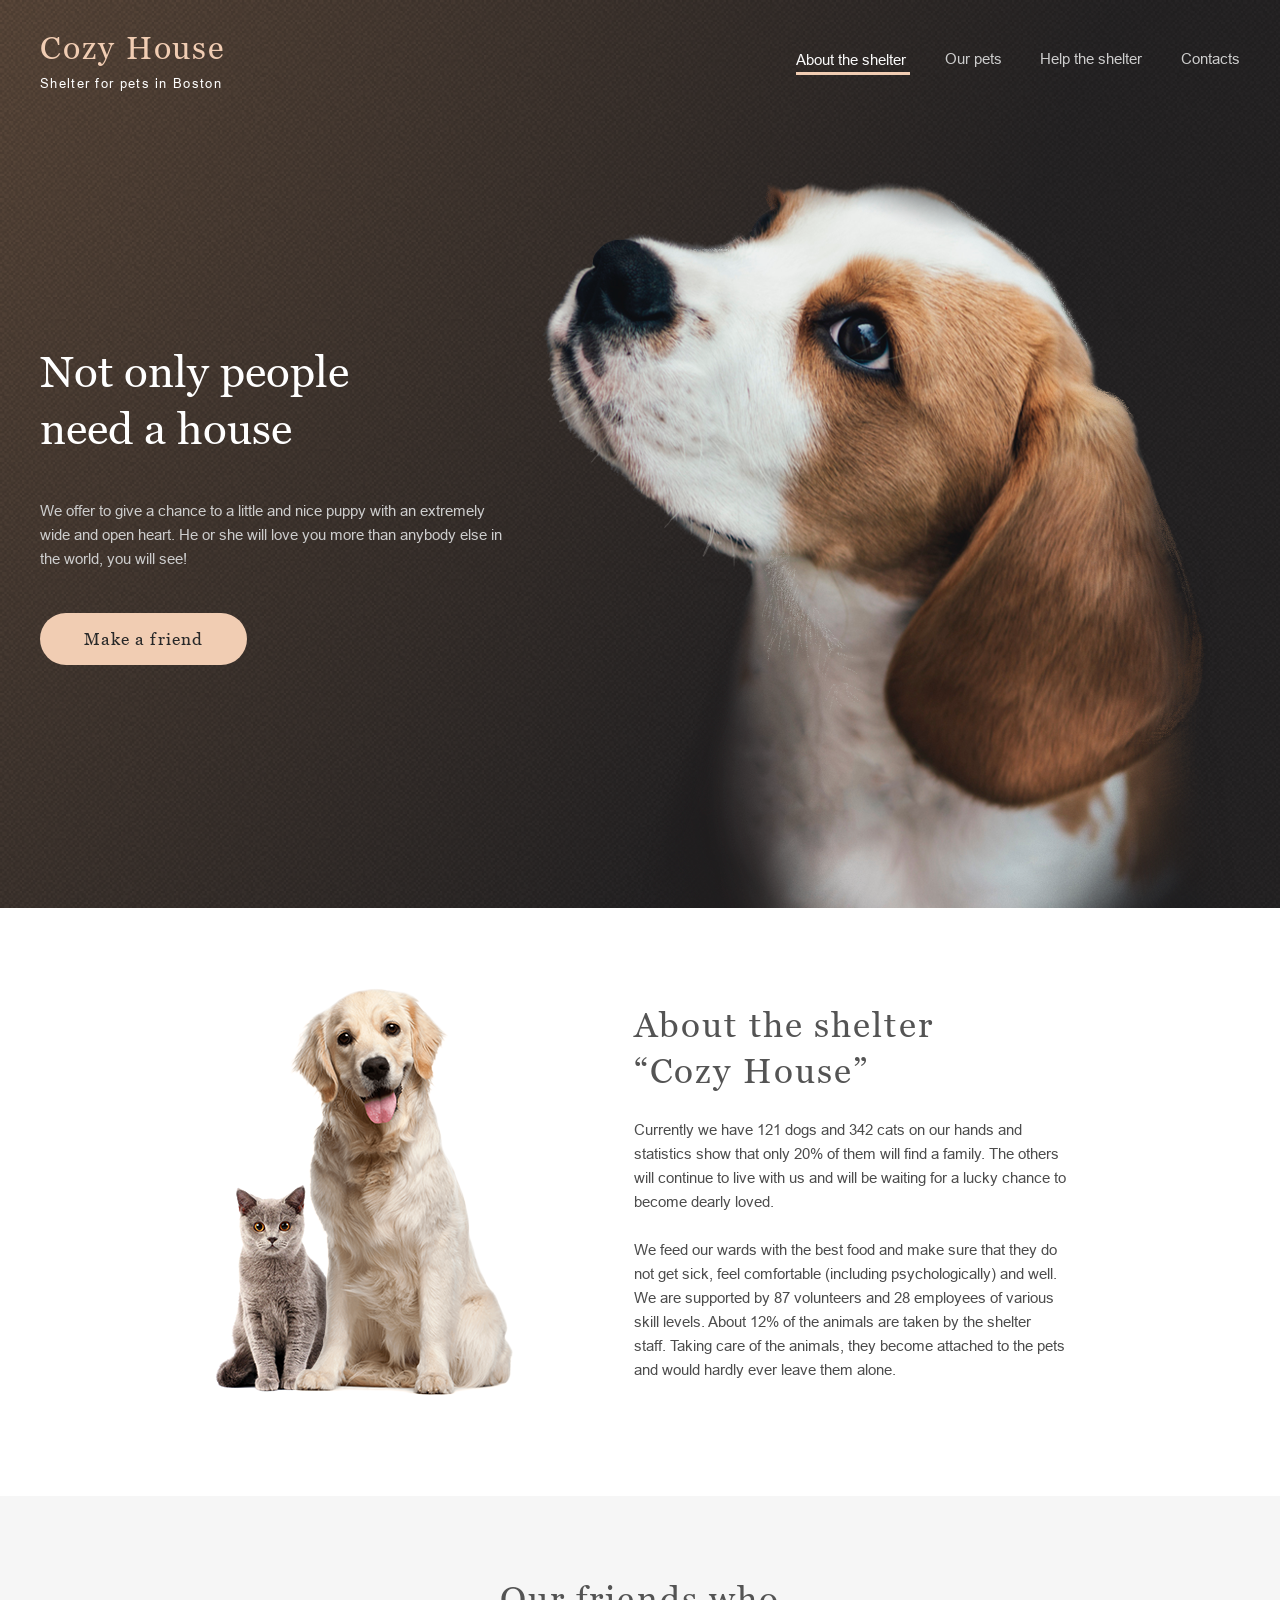
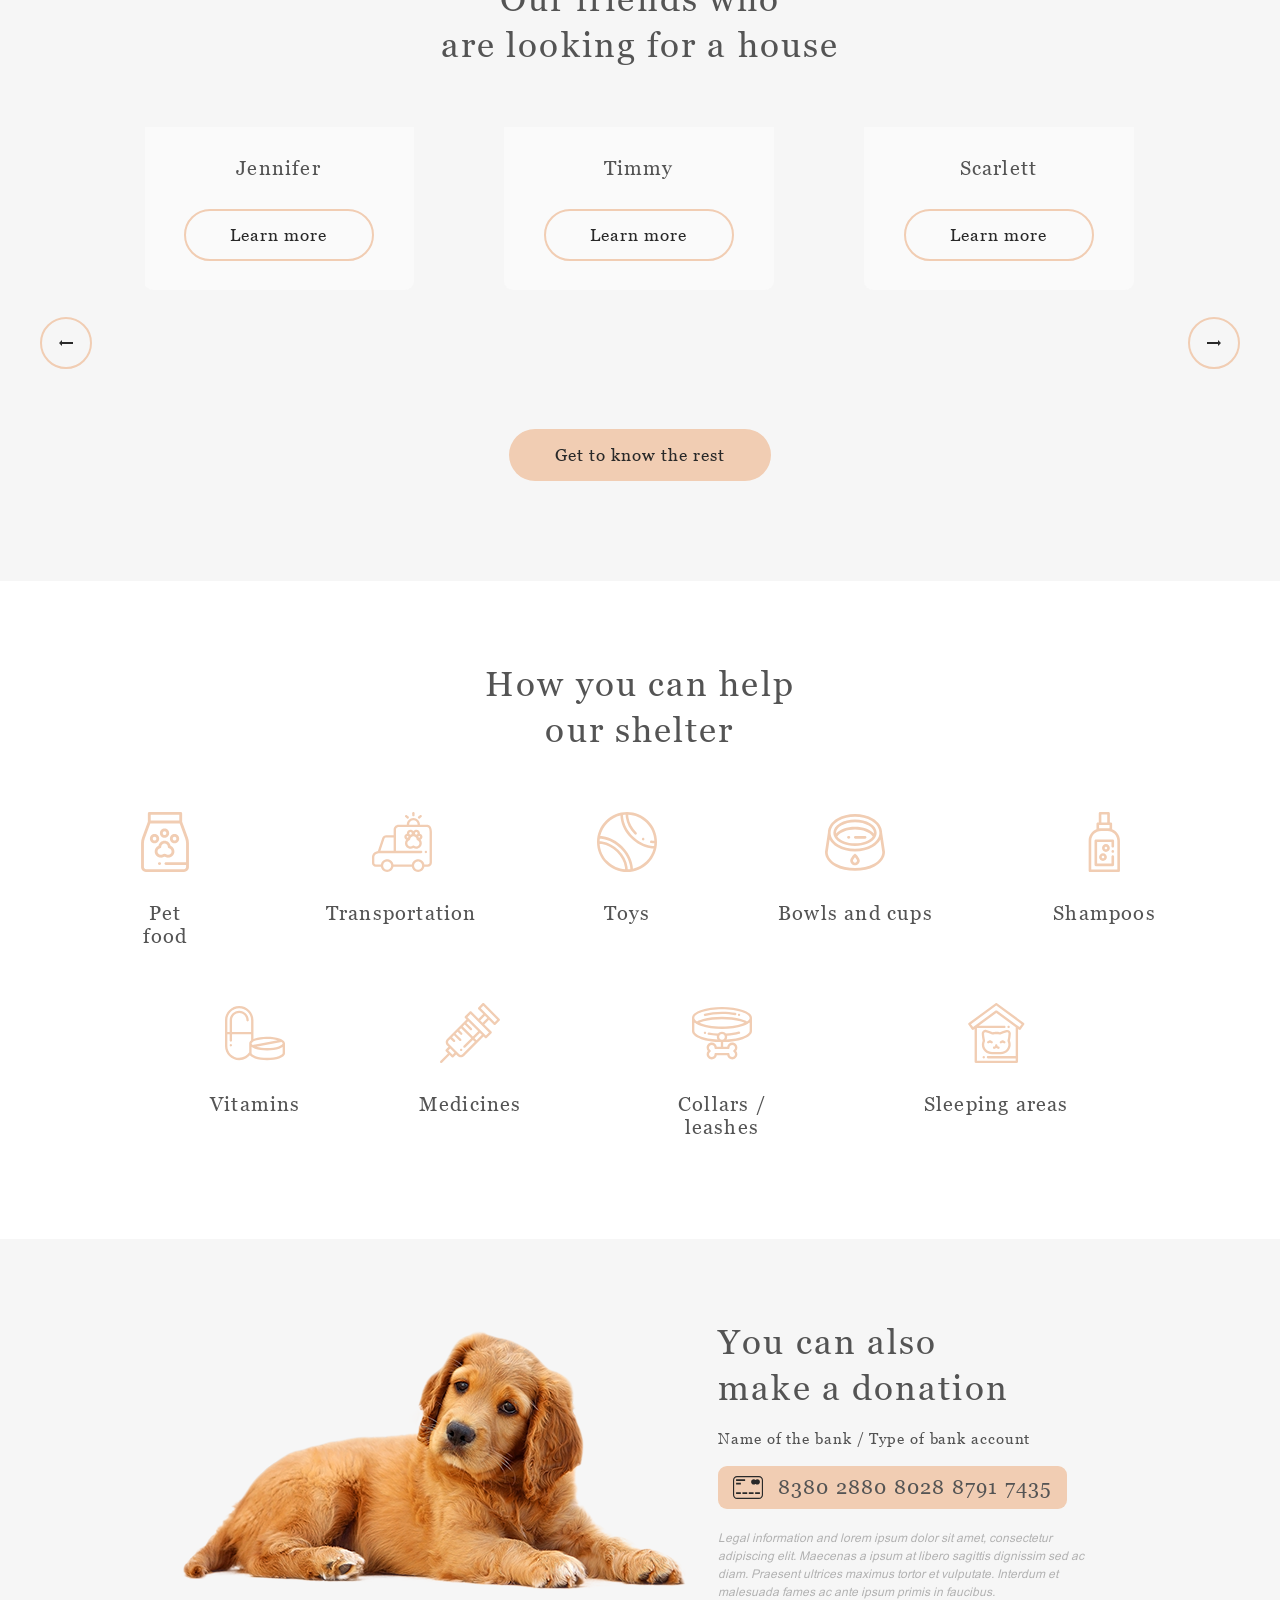
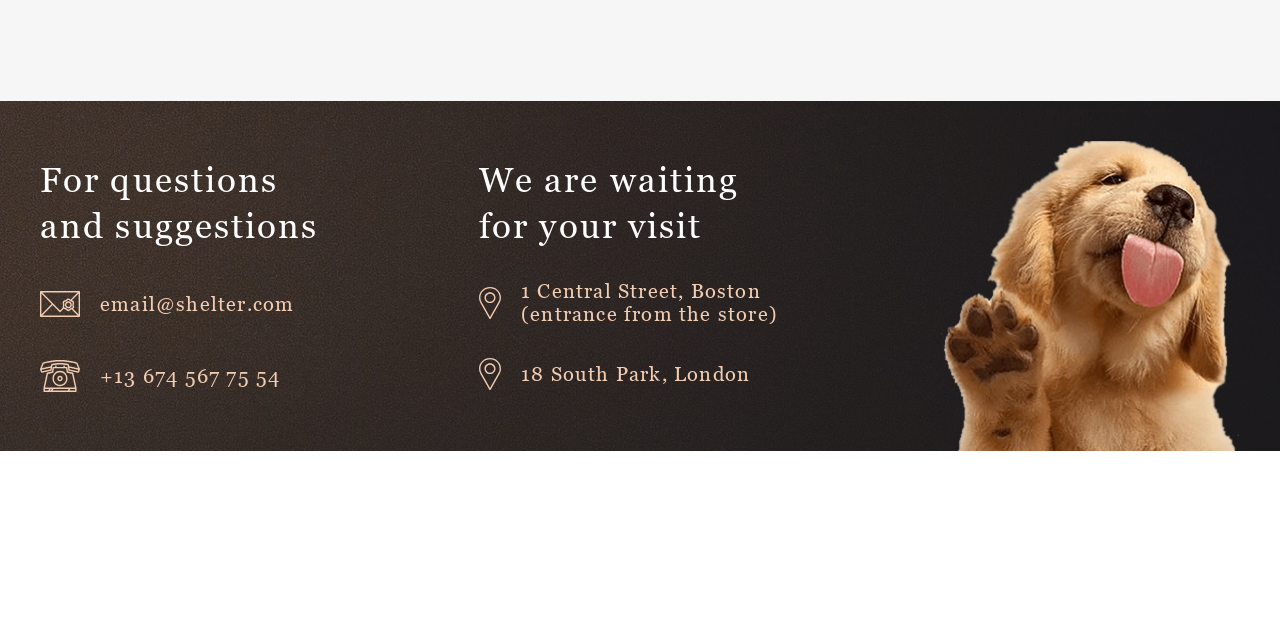
<file: shelter/pages/main/index.html>
<!DOCTYPE html>
<html lang="en">

<head>
  <meta charset="UTF-8">
  <meta http-equiv="X-UA-Compatible" content="IE=edge">
  <meta name="viewport" content="width=device-width, initial-scale=1.0">
  <link rel="icon" href="../../assets/icons/icon.svg" type="image/png" sizes="48x48">
  <title>Document</title>
  <link rel="stylesheet" href="../reset.css">
  <link rel="stylesheet" href="style.css">
</head>

<body>
  <div class="background-wrap">
    <header class="header">
      <div class="wrapper">
        <div class="menu header__menu-padding">
          <div class="logo" onclick="location.href='#';">
            <h1 class="logo__title">Cozy House</h1>
            <p class="logo__discribe">Shelter for pets in Boston</p>
          </div>
          <div class="hamburger">
            <span class="hamburger__line"></span>
          </div>
          <div class="hamburger-wrap"></div>
          <nav class="navigation">
            <ul class="navigation__list">
              <li onclick="location.href='../main/index.html';" class="navigation__list-item list-item_active">
                About the shelter
              </li>

              <li onclick="location.href='../pets/index.html';" class="navigation__list-item list-item_hover">
                Our pets
              </li>

              <li onclick="location.href='../main/index.html#part3';" class="navigation__list-item list-item_hover">
                Help the shelter
              </li>

              <li class="navigation__list-item list-item_hover">
                <a href="#part4" class="navigation__list-item list-item_hover-link">Contacts</a>
              </li>
            </ul>
          </nav>
        </div>
      </div>
    </header>
    <section class="not-only">
      <div class="wrapper">
        <div class="items not-only__items-padding">
          <div class="main-discribe items__main-discribe-padding">
            <h2 class="section-titles">Not only people need a house</h2>
            <p class="main-discribe__text">
              We offer to give a chance to a little and nice puppy with an
              extremely wide and open heart. He or she will love you more than
              anybody else in the world, you will see!
            </p>
            <a href="#part2" class="main-button main-discribe__btn-padding">
              Make a friend
            </a>
          </div>
          <div class="image-puppi">
            <img class="image-puppi__img-puppi items__img-padding" src="../../assets/images/start-screen-puppy.png"
              alt="puppi">
          </div>
        </div>
      </div>
    </section>
  </div>
  <section class="about-section">
    <div class="wrapper">
      <div class="about about-section__about-padding">
        <div class="img-puppi-cat-container">
          <img class="img-puppi-cat about__img-padding" src="../../assets/images/about-pets.png" alt="animals">
        </div>
        <div class="discribe-about about__discribe-about-padding">
          <h2 class="section-titles section-titles_space-letters">
            About the shelter “Cozy House”
          </h2>
          <p class="discribe-about__text-discribe">
            Currently we have 121 dogs and 342 cats on our hands and
            statistics show that only 20% of them will find a family. The
            others will continue to live with us and will be waiting for a
            lucky chance to become dearly loved.
          </p>
          <p class="discribe-about__text-discribe">
            We feed our wards with the best food and make sure that they do
            not get sick, feel comfortable (including psychologically) and
            well. We are supported by 87 volunteers and 28 employees of
            various skill levels. About 12% of the animals are taken by the
            shelter staff. Taking care of the animals, they become attached to
            the pets and would hardly ever leave them alone.
          </p>
        </div>
      </div>
    </div>
  </section>
  <section class="our-friends-section">
    <div class="wrapper">
      <div class="friends our-friends-section__friends-padding">
        <h2 id="part2" class="section-titles section-titles_space-letters section-titles_our-friends">
          Our friends who<br>
          are looking for a house
        </h2>
        <div class="friends-items friends__friends-items-padding">
          <div class="btn-aside btn-aside__left friends__btn-aside-padding left-btn">
            <img src="../../assets/icons/Arrow-left.svg" alt="arrow">
          </div>
          <div class="cards-items">
            <div class="cards-items__container carousel">
              <!--HIDDEN CARDS FOR SLIDER -- START -- -->
              <div class="cards-items__cards-set left">

              </div>
              <!--HIDDEN CARDS FOR SLIDER -- END -- -->
              <!--VISIBLE CARDS FOR SLIDER -- START -- -->
              <div class="cards-items__cards-set center">

              </div>
              <!--VISIBLE CARDS FOR SLIDER -- END -- -->
              <!--HIDDEN CARDS FOR SLIDER -- START -- -->
              <div class="cards-items__cards-set right">

              </div>
              <!--HIDDEN CARDS FOR SLIDER -- END -- -->
            </div>
          </div>
          <div class="btn-aside btn-aside__right friends__btn-aside-padding right-btn">
            <img src="../../assets/icons/Arrow-right.svg" alt="arrow">
          </div>
        </div>
        <button class="main-button main-button_get-rest" onclick="location.href='../pets/index.html';">
          Get to know the rest
        </button>
      </div>
    </div>
  </section>
  <section class="help-section">
    <div class="wrapper">
      <div class="help">
        <h2 id="part3" class="section-titles section-titles_space-letters section-titles_help">
          How you can help our shelter
        </h2>
        <div class="help-items help__help-items-padding">
          <div class="help-items__icons help-items__icons_food momo">
            <img src="../../assets/icons/icon-pet-food.svg" class="help-items__icon" alt="pet-food">
            <p class="help-items__discribe">Pet food</p>
          </div>
          <div class="help-items__icons help-items__icons_transport momo">
            <img src="../../assets/icons/icon-transportation.svg" class="help-items__icon" alt="transportation">
            <p class="help-items__discribe">Transportation</p>
          </div>
          <div class="help-items__icons help-items__icons_toys momo">
            <img src="../../assets/icons/icon-toys.svg" class="help-items__icon" alt="toys">
            <p class="help-items__discribe">Toys</p>
          </div>
          <div class="help-items__icons help-items__icons_bowls momo">
            <img src="../../assets/icons/icon-bowls-and-cups.svg" class="help-items__icon" alt="bowls-and-cups">
            <p class="help-items__discribe">Bowls and cups</p>
          </div>
          <div class="help-items__icons help-items__icons_shampoos momo">
            <img src="../../assets/icons/icon-shampoos.svg" class="help-items__icon" alt="shampoos">
            <p class="help-items__discribe">Shampoos</p>
          </div>
          <div class="help-items__icons help-items__icons_vitamins momo">
            <img src="../../assets/icons/icon-vitamins.svg" class="help-items__icon" alt="vitamins">
            <p class="help-items__discribe">Vitamins</p>
          </div>
          <div class="help-items__icons help-items__icons_medicines momo">
            <img src="../../assets/icons/icon-medicines.svg" class="help-items__icon" alt="medicines">
            <p class="help-items__discribe">Medicines</p>
          </div>
          <div class="help-items__icons help-items__icons_collars momo">
            <img src="../../assets/icons/icon-collars-leashes.svg" class="help-items__icon" alt="collars-leashes">
            <p class="help-items__discribe">Collars / leashes</p>
          </div>
          <div class="help-items__icons help-items__icons_sleeping momo">
            <img src="../../assets/icons/icon-sleeping-area.svg" class="help-items__icon" alt="sleeping-area">
            <p class="help-items__discribe">Sleeping areas</p>
          </div>
        </div>
      </div>
    </div>
  </section>
  <section class="in-addition-section">
    <div class="wrapper">
      <div class="donation in-addition-section__donation-padding">
        <div class="donation-img">
          <img class="img-dog-donation" src="../../assets/images/donation-dog.png" alt="dog">
        </div>
        <div class="donation-info donation__donation-info-padding">
          <h2 class="section-titles section-titles_space-letters">
            You can also make a donation
          </h2>
          <p class="donation-info__bank">
            Name of the bank / Type of bank account
          </p>
          <div class="donation-info__field-credit-card">
            <img src="../../assets/icons/credit-card.svg" alt="credit-card">
            <a href="#" class="donation-info__card-number">
              8380 2880 8028 8791 7435
            </a>
          </div>
          <p class="donation-info__discribe">
            Legal information and lorem ipsum dolor sit amet, consectetur
            adipiscing elit. Maecenas a ipsum at libero sagittis dignissim sed
            ac diam. Praesent ultrices maximus tortor et vulputate. Interdum
            et malesuada fames ac ante ipsum primis in faucibus.
          </p>
        </div>
      </div>
    </div>
  </section>
  <footer class="footer">
    <div class="wrapper">
      <div class="footer-items">
        <div class="wrap-footer-items">
          <div class="footer-items__column footer-items__padding footer-items__column_col-1">
            <h2 id="part4" class="section-titles section-titles_space-letters section-titles_footer-txt-color">
              For questions and suggestions
            </h2>
            <div class="items-links">
              <a href="mailto:email@shelter.com" class="link">
                <img src="../../assets/icons/icon-email.svg" alt="email" width="40" height="32">
                <p class="item-links_text">email@shelter.com</p>
              </a>
            </div>
            <div class="item-links">
              <a href="tel:+136745677554" class="link">
                <img src="../../assets/icons/icon-phone.svg" alt="phone" width="40" height="32">
                <p class="item-links_text">+13 674 567 75 54</p>
              </a>
            </div>
          </div>
          <div class="footer-items__column footer-items__padding footer-items__column_col-2">
            <h2 class="section-titles section-titles_space-letters section-titles_footer-txt-color">
              We are waiting for your visit
            </h2>
            <div class="items-links">
              <a href="http://www.google.com/maps/place/49.46800006494457,17.11514008755796" target="_blank"
                class="link">
                <img src=" ../../assets/icons/icon-marker.svg" alt="market" width="22" height="32">
                <p class="item-links_text">
                  1 Central Street, Boston (entrance from the store)
                </p>
              </a>
            </div>
            <div class="items-links">
              <a href="http://www.google.com/maps/place/51.47805914358004,-0.1081335006367143" target="_blank"
                class="link">
                <img src=" ../../assets/icons/icon-marker.svg" alt="market" width="22" height="32">
                <p class="item-links_text">18 South Park, London</p>
              </a>
            </div>
          </div>
        </div>
        <div class="footer-img-container">
          <img class="img-footer-puppi" src="../../assets/images/footer-puppy.png" alt="puppi">
        </div>
      </div>
    </div>
  </footer>
  <div class="hidden"></div>
  <div class="popup-wrap"></div>
  <div class="popup">
    <div class=" popup__wrap">
      <div class="popup__container">
        <button href="" class="popup__close">x</button>
        <div class="popup__content" onclick="event.stopPropagation()">
          <div class="popup__img">
            <img src="../../assets/images/jennifer.png" alt="jennifer" class="popup__img-pet">
          </div>
          <div class="popup__info-container popup__info-container-padding">
            <h2 class="popup__title">Jennifer</h2>
            <p class="popup__pet-discribe popup__pet">Dog - Labrador</p>
            <p class="popup__discribe popup__about-pet">Jennifer is a sweet 2 months old
              Labrador that is
              patiently waiting to find a
              new forever home. This girl really enjoys being able to go outside to run and play, but won't hesitate to
              play up a storm in the house if she has all of her favorite toys.</p>
            <ul class="popup__list">
              <li class="popup__pet-info"><span class="popup__bold-txt popup__pet-age">Age</span>: 2 months</li>
              <li class="popup__pet-info"><span class="popup__bold-txt">Inoculations</span>: none</li>
              <li class="popup__pet-info"><span class="popup__bold-txt">Diseases</span>: none</li>
              <li class="popup__pet-info"><span class="popup__bold-txt">Parasites</span>: none</li>
            </ul>
          </div>
        </div>
      </div>
    </div>
  </div>
  <script src="index.js"></script>
</body>

</html>
</file>
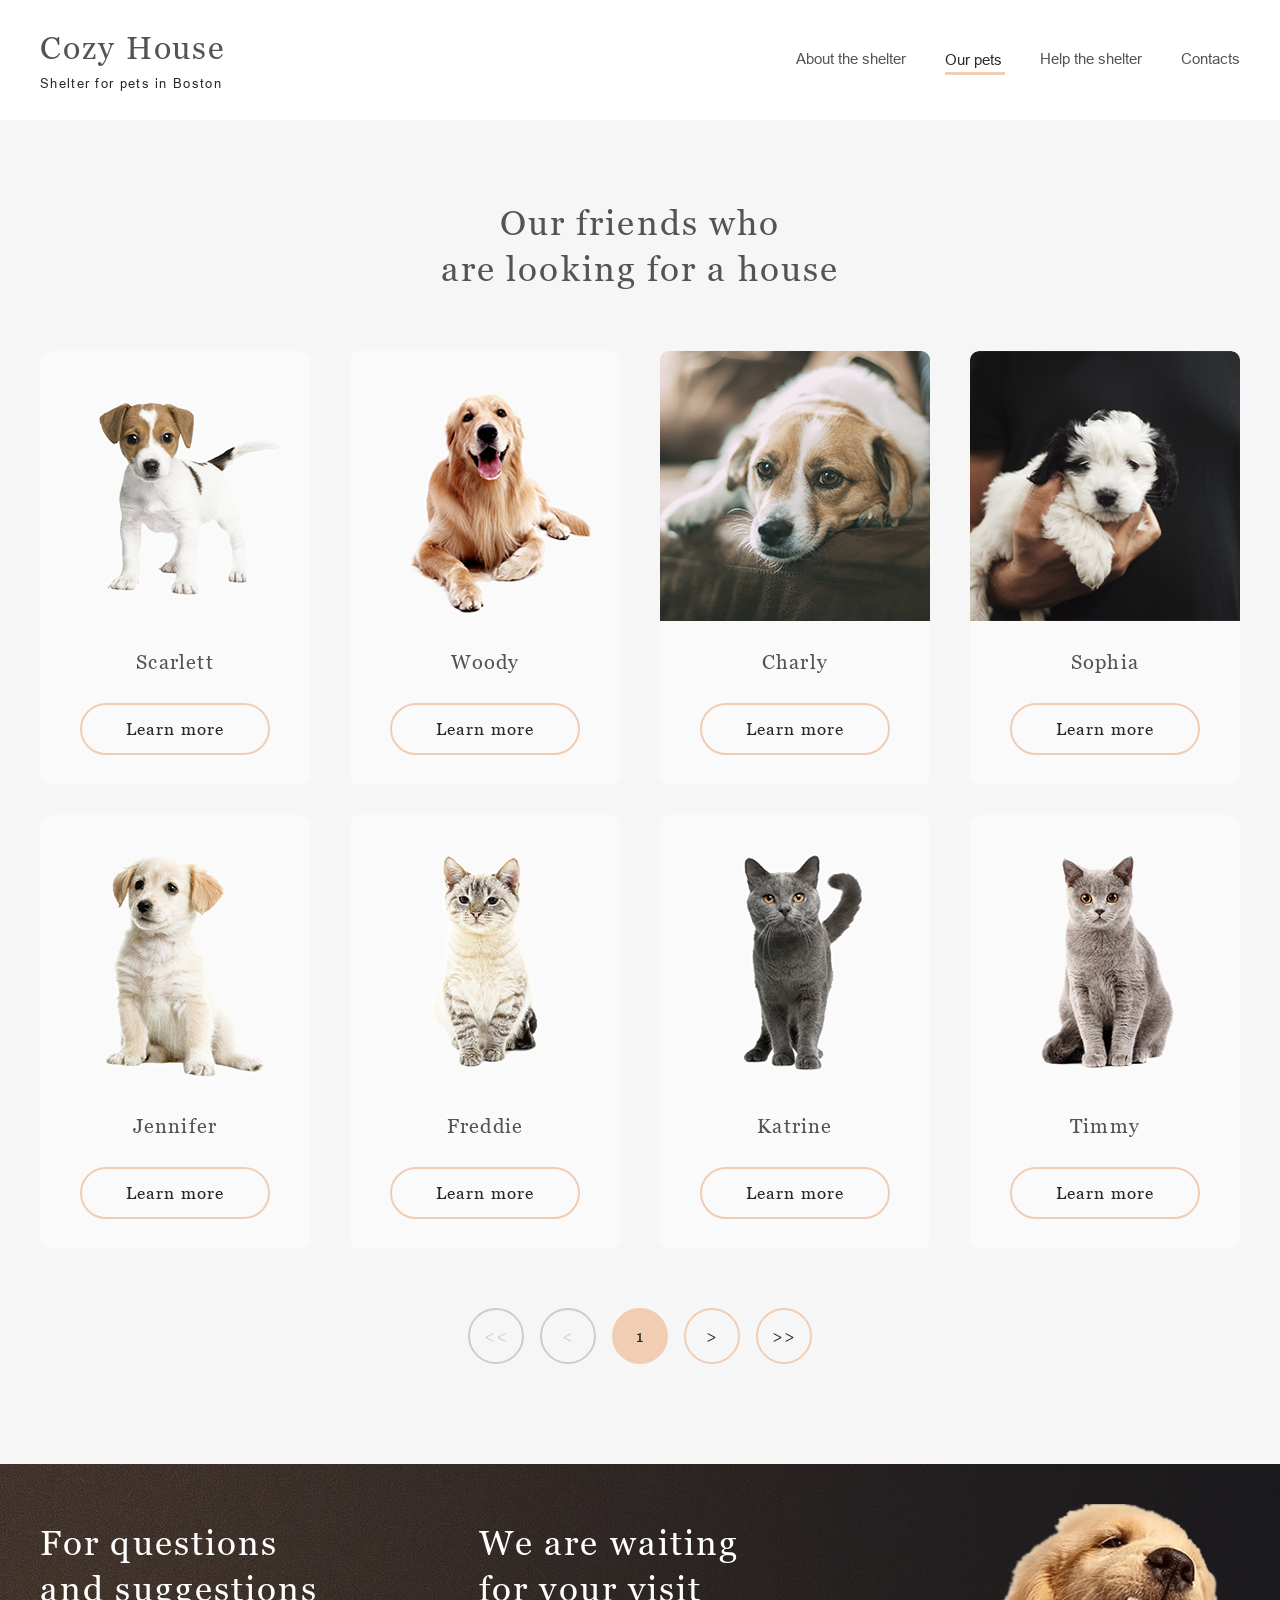
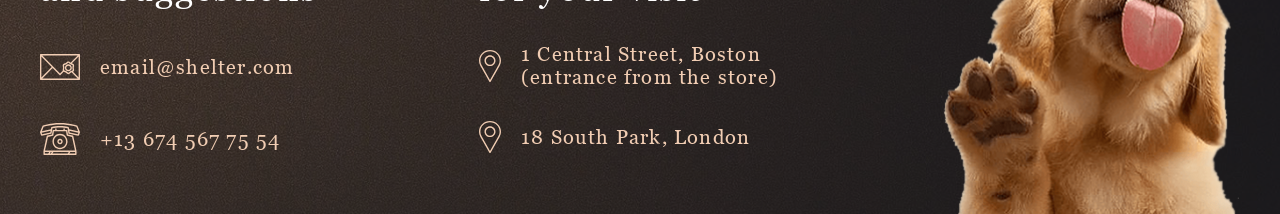
<file: shelter/pages/pets/index.html>
<!DOCTYPE html>
<html lang="en">

<head>
    <meta charset="UTF-8">
    <meta http-equiv="X-UA-Compatible" content="IE=edge">
    <meta name="viewport" content="width=device-width, initial-scale=1.0">
    <link rel="icon" href="../../assets/icons/icon.svg" type="image/png" sizes="48x48">
    <title>Document</title>
    <link rel="stylesheet" href="../reset.css">
    <link rel="stylesheet" href="style.css">
</head>

<body>
    <header class="header">
        <div class="wrapper">
            <div class="menu header__menu-padding">
                <div class="logo" onclick="location.href='../main/index.html';">
                    <h1 class="logo__title">Cozy House</h1>
                    <p class="logo__discribe">Shelter for pets in Boston</p>
                </div>
                <div class="hamburger">
                    <span class="hamburger__line"></span>
                </div>
                <div class="hamburger-wrap"></div>
                <nav class="navigation">
                    <ul class="navigation__list">
                        <li onclick="location.href='../main/index.html';" class="navigation__list-item list-item_hover">
                            About the shelter
                        </li>
                        <li onclick="location.href='../pets/index.html';"
                            class="navigation__list-item list-item_active">
                            Our pets
                        </li>
                        <li onclick="location.href='../main/index.html#part3';"
                            class="navigation__list-item list-item_hover">
                            Help the shelter
                        </li>
                        <li class="navigation__list-item list-item_hover">
                            <a href="#part4" class="navigation__list-item list-item_hover-link">Contacts</a>
                        </li>
                    </ul>
                </nav>
            </div>
        </div>
    </header>
    <section class="our-friends-section">
        <div class="wrapper">
            <div class="friends our-friends-section__friends-padding">
                <h2 id="part2" class="section-titles section-titles_space-letters section-titles_our-friends">
                    Our friends who<br>
                    are looking for a house
                </h2>
                <div class="cards-items friends__cards-items-padding">

                </div>
                <div class="pagination">
                    <div class="main-button main-button_get-rest main-button_disabled-left" id="first-page">
                        &lt;&lt;
                    </div>
                    <div class="main-button main-button_get-rest main-button_disabled-left" id="prev-page">
                        &lt;
                    </div>
                    <div class="main-button main-button_get-rest main-button_disabled"
                        onclick="location.href='../pets/index.html';" id="button-counter">
                        1
                    </div>
                    <div class="main-button main-button_get-rest" id="next-page">
                        &gt;
                    </div>
                    <div class=" main-button main-button_get-rest" id="last-page">
                        &gt;&gt;
                    </div>
                </div>
            </div>
        </div>
    </section>
    <footer class="footer">
        <div class="wrapper">
            <div class="footer-items">
                <div class="wrap-footer-items">
                    <div class="footer-items__column footer-items__padding footer-items__column_col-1">
                        <h2 id="part4"
                            class="section-titles section-titles_space-letters section-titles_footer-txt-color">
                            For questions and suggestions
                        </h2>
                        <div class="items-links">
                            <a href="mailto:email@shelter.com" class="link">
                                <img src="../../assets/icons/icon-email.svg" alt="email" width="40" height="32">
                                <p class="item-links_text">email@shelter.com</p>
                            </a>
                        </div>
                        <div class="item-links">
                            <a href="tel:+136745677554" class="link">
                                <img src="../../assets/icons/icon-phone.svg" alt="phone" width="40" height="32">
                                <p class="item-links_text">+13 674 567 75 54</p>
                            </a>
                        </div>
                    </div>
                    <div class="footer-items__column footer-items__padding footer-items__column_col-2">
                        <h2 class="section-titles section-titles_space-letters section-titles_footer-txt-color">
                            We are waiting for your visit
                        </h2>
                        <div class="items-links">
                            <a href="http://www.google.com/maps/place/49.46800006494457,17.11514008755796"
                                target="_blank" class="link">
                                <img src=" ../../assets/icons/icon-marker.svg" alt="market" width="22" height="32">
                                <p class="item-links_text">
                                    1 Central Street, Boston (entrance from the store)
                                </p>
                            </a>
                        </div>
                        <div class="items-links">
                            <a href="http://www.google.com/maps/place/51.47805914358004,-0.1081335006367143"
                                target="_blank" class="link">
                                <img src=" ../../assets/icons/icon-marker.svg" alt="market" width="22" height="32">
                                <p class="item-links_text">18 South Park, London</p>
                            </a>
                        </div>
                    </div>
                </div>
                <div class="footer-img-container">
                    <img class="img-footer-puppi" src="../../assets/images/footer-puppy.png" alt="puppi">
                </div>
            </div>
        </div>
    </footer>
    <div class="hidden"></div>
    <div class="popup-wrap"></div>
    <div class="popup">
        <div class=" popup__wrap">
            <div class="popup__container">
                <button href="" class="popup__close">x</button>
                <div class="popup__content" onclick="event.stopPropagation()">
                    <div class="popup__img">
                        <img src="../../assets/images/jennifer.png" alt="jennifer" class="popup__img-pet">
                    </div>
                    <div class="popup__info-container popup__info-container-padding">
                        <h2 class="popup__title">Jennifer</h2>
                        <p class="popup__pet-discribe popup__pet">Dog - Labrador</p>
                        <p class="popup__discribe popup__about-pet">Jennifer is a sweet 2 months old
                            Labrador that is
                            patiently waiting to find a
                            new forever home. This girl really enjoys being able to go outside to run and play, but
                            won't hesitate to
                            play up a storm in the house if she has all of her favorite toys.</p>
                        <ul class="popup__list">
                            <li class="popup__pet-info"><span class="popup__bold-txt popup__pet-age">Age</span>: 2
                                months</li>
                            <li class="popup__pet-info"><span class="popup__bold-txt">Inoculations</span>: none</li>
                            <li class="popup__pet-info"><span class="popup__bold-txt">Diseases</span>: none</li>
                            <li class="popup__pet-info"><span class="popup__bold-txt">Parasites</span>: none</li>
                        </ul>
                    </div>
                </div>
            </div>
        </div>
    </div>
    <script src="index.js"></script>
</body>

</html>
</file>
<file: shelter/pages/main/style.css>
@font-face {
  font-family: "Arial";
  src: url("../../assets/fonts/fonts/fonts/arial/arial-regular.ttf");
  font-weight: 400;
}
@font-face {
  font-family: "Arial-Italic";
  src: url("../../assets/fonts/fonts/fonts/arial/arial-italic.ttf");
  font-weight: 400;
}
@font-face {
  font-family: "Georgia";
  src: url("../../assets/fonts/fonts/fonts/georgia/georgia-regular.ttf");
  font-weight: 400;
}
::-webkit-scrollbar {
  width: 0;
}

html {
  font-size: 10px;
  scroll-behavior: smooth;
  overflow: scroll;
  overflow-x: hidden;
}

.body__active {
  overflow: hidden;
}

body {
  overflow: scroll;
  overflow-x: hidden;
  font-size: 1.6rem;
  font-family: "Inter", sans-serif;
  width: 100%;
}

.header {
  padding-top: 3rem;
}
@media (max-width: 992px) {
  .header {
    padding-top: calc(3rem + 3 * (100vw - 320px) / 960);
  }
}

.background-wrap {
  background-image: url(../../assets/images/start-screen-gradient-background.png);
  background-repeat: no-repeat;
  background-size: cover;
  width: 100%;
}
.background-wrap__menu-padding {
  padding: 6rem 0;
}

.wrapper {
  max-width: 1200px;
  margin: auto;
  padding: 0 4rem;
}
@media (max-width: 992px) {
  .wrapper {
    padding-right: calc(3rem + 3 * (100vw - 768px) / 512);
    padding-left: calc(3rem + 3 * (100vw - 768px) / 512);
  }
}
@media (max-width: 767px) {
  .wrapper {
    padding-right: calc(1rem + 1 * (100vw - 320px) / 447);
    padding-left: calc(1rem + 1 * (100vw - 320px) / 447);
  }
}

.menu {
  display: flex;
  flex-direction: row;
  justify-content: space-between;
  align-items: center;
}
@media (max-width: 767px) {
  .menu {
    justify-content: flex-start;
    gap: calc(6.4rem - 444.8 * (100vw - 320px) / -447);
    padding-left: 1rem;
  }
}

.logo {
  display: flex;
  flex-direction: column;
  justify-content: space-between;
  height: 6rem;
  cursor: pointer;
}
@media (max-width: 992px) {
  .logo {
    align-items: center;
  }
}
.logo__title {
  font-family: "Georgia";
  font-style: normal;
  font-weight: 400;
  font-size: 32px;
  line-height: 110%;
  letter-spacing: 0.06em;
  color: #f1cdb3;
  transition: 1s;
}
.logo__title:hover {
  color: #fddcc4;
  transition: 0.4s;
}
.logo__discribe {
  font-family: "Arial";
  font-style: normal;
  font-weight: 400;
  font-size: 1.3rem;
  line-height: 1.3rem;
  letter-spacing: 0.1em;
  color: #ffffff;
}

.hamburger {
  display: none;
}

@media (min-width: 992px) {
  .navigation {
    width: 37%;
  }
}
@media (max-width: 1200px) {
  .navigation {
    width: calc(53% + 16 * (100vw - 993px) / 207);
  }
}
@media (min-width: 768px) and (max-width: 992px) {
  .navigation {
    width: 62.7%;
  }
}
@media (max-width: 767px) {
  .navigation {
    display: none;
  }
}
@media (min-width: 992px) {
  .navigation__list {
    display: flex;
    flex-direction: row;
    justify-content: space-between;
    align-items: center;
    width: 100%;
  }
}
@media (min-width: 768px) and (max-width: 992px) {
  .navigation__list {
    display: flex;
    flex-direction: row;
    justify-content: space-between;
    align-items: flex-start;
  }
}
.navigation__list-item {
  font-family: "Arial";
  font-style: normal;
  font-weight: 400;
  font-size: 1.5rem;
  line-height: 160%;
  color: #cdcdcd;
  cursor: pointer;
}

.list-item_active {
  font-family: "Arial";
  font-style: normal;
  font-weight: 400;
  font-size: 1.5rem;
  line-height: 160%;
  color: #fafafa;
  cursor: default;
}
.list-item_active::after {
  position: absolute;
  content: "";
  width: 11.4rem;
  height: 3px;
  display: block;
  background: #f1cdb3;
}
.list-item_hover::after {
  content: "";
  width: 0px;
  height: 3px;
  display: block;
  background: #f1cdb3;
  transition: 0.3s;
  cursor: pointer;
}
.list-item_hover-link {
  transition: 0.4s;
}
.list-item_hover {
  transition: 0.4s;
}
.list-item_hover-link:hover {
  color: #fafafa;
  transition: 0.4s;
}
.list-item_hover:hover {
  color: #fafafa;
  transition: 0.4s;
}

.not-only {
  padding-top: 9rem;
}
@media (max-width: 992px) {
  .not-only {
    padding-top: 6rem;
  }
}
.items {
  display: flex;
  flex-direction: row;
  justify-content: space-between;
}
@media (max-width: 992px) {
  .items {
    flex-direction: column;
    align-items: center;
  }
}
.items__main-discribe-padding {
  padding-top: 16.3rem;
}
@media (min-width: 993px) and (max-width: 1020px) {
  .items__main-discribe-padding {
    padding-top: 12.3rem;
  }
}
@media (max-width: 992px) {
  .items__main-discribe-padding {
    padding-top: 0rem;
  }
}
@media (max-width: 992px) {
  .items__img-padding {
    padding-top: 10rem;
    padding-left: 7rem;
  }
}
@media (max-width: 767px) {
  .items__img-padding {
    padding-top: 10.7rem;
    padding-left: 2rem;
  }
}
.main-discribe {
  display: flex;
  width: 39%;
  flex-direction: column;
  row-gap: 4.2rem;
}
@media (max-width: 992px) {
  .main-discribe {
    width: 66%;
  }
}
@media (max-width: 767px) {
  .main-discribe {
    width: 97%;
    align-items: center;
  }
}
.main-discribe__text {
  font-family: "Arial";
  font-style: normal;
  font-weight: 400;
  font-size: 1.5rem;
  line-height: 160%;
  color: #cdcdcd;
}
@media (max-width: 767px) {
  .main-discribe__text {
    text-align: center;
  }
}
.section-titles {
  font-family: "Georgia";
  font-style: normal;
  font-weight: 400;
  font-size: 4.4rem;
  line-height: 130%;
  letter-spacing: 0;
  color: #ffffff;
  width: 80%;
}
@media (max-width: 767px) {
  .section-titles {
    font-size: calc(2.5rem + 1.9 * (100vw - 320px) / 447);
    text-align: center;
    letter-spacing: 0.06em;
  }
}
.section-titles_space-letters {
  font-size: 3.5rem;
  letter-spacing: 0.06em;
  color: #545454;
}
@media (max-width: 767px) {
  .section-titles_space-letters {
    font-size: calc(2.5rem + 1.9 * (100vw - 320px) / 447);
  }
}
.section-titles_our-friends {
  width: 100%;
  text-align: center;
}
.section-titles_help {
  width: 31%;
  margin: auto;
  text-align: center;
}
@media (max-width: 992px) {
  .section-titles_help {
    width: 50%;
  }
}
@media (max-width: 767px) {
  .section-titles_help {
    width: 80%;
  }
}
.section-titles_footer-txt-color {
  width: 100%;
  color: #ffffff;
}
@media (max-width: 767px) {
  .section-titles_footer-txt-color {
    width: 97%;
  }
}

.main-button {
  display: flex;
  flex-direction: column;
  justify-content: center;
  width: 207px;
  height: 52px;
  background: #f1cdb3;
  border-radius: 100px;
  border: none;
  font-family: "Georgia";
  font-style: normal;
  font-weight: 400;
  font-size: 1.7rem;
  line-height: 130%;
  letter-spacing: 0.06em;
  color: #292929;
  text-align: center;
  transition: 0.4s;
}
@media (max-width: 992px) {
  .main-button {
    margin: auto;
  }
}
.main-button:hover {
  background: #fddcc4;
  transition: 0.4s;
}
.main-button_lern-more {
  width: 100%;
  align-items: center;
  border: 2px solid #f1cdb3;
  background: transparent;
  transition: 0.8s;
}
@media (max-width: 992px) {
  .main-button_lern-more {
    width: 97.8%;
  }
}
.main-button_get-rest {
  margin: auto;
  width: 21.9%;
  align-items: center;
}
@media (max-width: 992px) {
  .main-button_get-rest {
    width: 37%;
  }
}
@media (max-width: 767px) {
  .main-button_get-rest {
    width: calc(86.7% + -358.3 * (100vw - 320px) / 447);
  }
}

.image-puppi {
  max-width: 58.2%;
  display: flex;
  flex-direction: column;
  justify-content: end;
}
@media (max-width: 992px) {
  .image-puppi {
    max-width: 80.1%;
  }
}
@media (max-width: 767px) {
  .image-puppi {
    max-width: 86%;
  }
}
.image-puppi__img-puppi {
  height: auto;
  width: 100%;
}

.about-section {
  background: #ffffff;
}
.about-section__about-padding {
  padding: 8rem 0 10rem 0;
}
@media (max-width: 992px) {
  .about-section__about-padding {
    padding: 6.5rem 0 10rem 0;
  }
}
@media (max-width: 767px) {
  .about-section__about-padding {
    padding: 2.7rem 0 4.2rem 0;
  }
}

.about {
  display: flex;
  flex-direction: row;
  justify-content: center;
  gap: 12rem;
}
@media (max-width: 992px) {
  .about {
    flex-direction: column-reverse;
    align-items: center;
    gap: 6.9rem;
  }
}
@media (max-width: 767px) {
  .about {
    gap: 2.9rem;
  }
}
.about__discribe-about-padding {
  margin-top: 1.4rem;
}

.img-puppi-cat-container {
  max-width: 25%;
}
@media (max-width: 1200px) {
  .img-puppi-cat-container {
    max-width: calc(42% + -17 * (100vw - 768px) / 512);
  }
}
@media (max-width: 767px) {
  .img-puppi-cat-container {
    max-width: calc(86% + -44 * (100vw - 320px) / 448);
  }
}

.img-puppi-cat {
  width: 100%;
}

.discribe-about {
  display: flex;
  flex-direction: column;
  justify-content: space-between;
  width: 36%;
  padding-bottom: 1.4rem;
}
@media (max-width: 992px) {
  .discribe-about {
    width: 61%;
    row-gap: 2.5rem;
  }
}
@media (max-width: 767px) {
  .discribe-about {
    width: 90%;
    align-items: center;
    row-gap: 2.4rem;
    text-align: justify;
  }
}
.discribe-about__text-discribe {
  width: 100%;
  font-family: "Arial";
  font-style: normal;
  font-weight: 400;
  font-size: 1.5rem;
  line-height: 160%;
  color: #4c4c4c;
}

.our-friends-section {
  background: #f6f6f6;
}
.our-friends-section__friends-padding {
  padding: 8rem 0 10rem 0;
}
@media (max-width: 767px) {
  .our-friends-section__friends-padding {
    padding: 4rem 0 4.2rem 0;
  }
}

.friends {
  display: flex;
  flex-direction: column;
  justify-content: space-between;
}
.friends__friends-items-padding {
  padding: 6rem 0;
}
@media (max-width: 992px) {
  .friends__friends-items-padding {
    padding: 6.1rem 0;
  }
}
@media (max-width: 767px) {
  .friends__friends-items-padding {
    padding: 4.3rem 0 11.6rem 0;
  }
}
.friends__btn-aside-padding {
  margin-top: 19rem;
}

.friends-items {
  width: 100%;
  display: flex;
  flex-direction: row;
  justify-content: space-between;
}
@media (max-width: 767px) {
  .friends-items {
    position: relative;
    justify-content: center;
  }
}

.btn-aside {
  display: flex;
  flex-direction: row;
  justify-content: center;
  align-items: center;
  width: 48px;
  height: 48px;
  border: 2px solid #f1cdb3;
  border-radius: 100px;
  transition: 0.4s;
  cursor: pointer;
}
.btn-aside:hover {
  background: #fddcc4;
  border: 2px solid #fddcc4;
  transition: 0.4s;
}
@media (max-width: 767px) {
  .btn-aside__left {
    position: absolute;
    top: calc(30.8rem + 0 * (100vw - 320px) / 448);
    left: calc(5.8rem + 200 * (100vw - 320px) / 448);
  }
}
@media (max-width: 767px) {
  .btn-aside__right {
    position: absolute;
    top: calc(30.8rem + 0 * (100vw - 320px) / 448);
    left: calc(19rem + 240 * (100vw - 320px) / 448);
  }
}

@media (max-width: 992px) {
  .woody {
    display: none;
  }
}

@media (max-width: 767px) {
  .jennifer {
    display: none;
  }
}

@keyframes to-right {
  from {
    left: -991px;
  }
  to {
    left: -1982px;
  }
}
@keyframes to-left {
  from {
    left: -991px;
  }
  to {
    left: 0px;
  }
}
@media (max-width: 992px) {
  @keyframes to-right {
    from {
      left: -585px;
    }
    to {
      left: -1170px;
    }
  }
  @keyframes to-left {
    from {
      left: -585px;
    }
    to {
      left: 55px;
    }
  }
}
@media (max-width: 767px) {
  @keyframes to-right {
    from {
      left: -275px;
    }
    to {
      left: -550px;
    }
  }
  @keyframes to-left {
    from {
      left: -320px;
    }
    to {
      left: 0px;
    }
  }
}
.slide-right {
  animation-name: to-right;
  animation-duration: 2s;
}

.slide-left {
  animation-name: to-left;
  animation-duration: 2s;
}

.cards-items {
  width: 991px;
  overflow: hidden;
}
@media (max-width: 992px) {
  .cards-items {
    width: 604px;
  }
}
@media (max-width: 767px) {
  .cards-items {
    justify-content: center;
    row-gap: 3.2rem;
    width: calc(100% + -320 * (100vw - 320px) / 447);
  }
}
.cards-items__container {
  width: 100%;
  display: flex;
  position: relative;
  left: -991px;
  transition: 1s;
}
@media (max-width: 992px) {
  .cards-items__container {
    left: -585px;
    column-gap: 25px;
  }
}
@media (max-width: 767px) {
  .cards-items__container {
    left: -275px;
  }
}
.cards-items__cards-set {
  display: flex;
  column-gap: 90px;
}
@media (max-width: 992px) {
  .cards-items__cards-set {
    column-gap: 40px;
  }
}
.cards-items__item-element {
  width: 270px;
  display: flex;
  flex-direction: column;
  justify-content: center;
  align-items: center;
  cursor: pointer;
  transition: 0.4s;
  border-radius: 9px;
  cursor: pointer;
}
@media (max-width: 992px) {
  .cards-items__item-element {
    width: 270px;
  }
}
@media (max-width: 767px) {
  .cards-items__item-element {
    width: 270px;
  }
}
.cards-items__item-element:hover {
  box-shadow: rgba(50, 50, 93, 0.25) 0px 50px 100px -20px, rgba(0, 0, 0, 0.3) 0px 30px 60px -30px, rgba(10, 37, 64, 0.35) 0px -2px 6px 0px inset;
  transition: 0.4s;
}
.cards-items__item-element:hover .cards-items__background {
  background: #ffffff;
  transition: 0.4s;
}
.cards-items__item-element:hover .main-button_lern-more {
  border: 2px solid #fddcc4;
  background: #fddcc4;
  transition: 0.4s;
}
.cards-items__animals {
  width: 100%;
  border-top-left-radius: 9px;
  border-top-right-radius: 9px;
  transition: 0.4s;
}
.cards-items__background {
  width: 100%;
  padding-top: 3rem;
  border-bottom-left-radius: 9px;
  border-bottom-right-radius: 9px;
  background: #fafafa;
  transition: 0.4s;
}
.cards-items__pets-name {
  font-family: "Georgia";
  font-style: normal;
  font-weight: 400;
  font-size: 2rem;
  line-height: 2.3rem;
  letter-spacing: 0.06em;
  font-family: "Georgia";
  text-align: center;
  color: #545454;
}
.cards-items__btn-padding {
  padding: 2.9rem 4rem;
}

.help-section {
  background: #ffffff;
}

.help {
  width: 100%;
  margin: 8rem 0 10rem 0;
}
@media (max-width: 767px) {
  .help {
    margin: 4.1rem 0 0;
  }
}
.help__help-items-padding {
  margin: 6rem 8.2rem;
}
@media (max-width: 992px) {
  .help__help-items-padding {
    margin: 6rem 1.5rem;
  }
}
@media (max-width: 767px) {
  .help__help-items-padding {
    margin: 4.2rem 0.5rem 4.1rem 0.5rem;
  }
}

.help-items {
  display: flex;
  flex-direction: row;
  justify-content: center;
  flex-wrap: wrap;
  row-gap: 5.5rem;
  column-gap: 11.7rem;
}
@media (max-width: 992px) {
  .help-items {
    column-gap: 0rem;
  }
}
@media (max-width: 767px) {
  .help-items {
    row-gap: 3rem;
    column-gap: 3rem;
  }
}
.help-items__icons {
  display: flex;
  flex-direction: column;
  align-items: center;
}
@media (max-width: 992px) {
  .help-items__icons {
    flex-basis: 170px;
    flex-grow: 1;
  }
}
@media (max-width: 767px) {
  .help-items__icons {
    flex-basis: 130px;
    margin-right: auto;
    flex-grow: 0;
  }
}
.help-items__icons_food {
  width: 8%;
}
@media (max-width: 992px) {
  .help-items__icons_food {
    width: 0;
  }
}
.help-items__icons_transport {
  width: 15%;
}
@media (max-width: 992px) {
  .help-items__icons_transport {
    width: 0;
  }
}
.help-items__icons_toys {
  width: 6%;
}
@media (max-width: 992px) {
  .help-items__icons_toys {
    width: 0;
  }
}
.help-items__icons_bowls {
  width: 15.5%;
}
@media (max-width: 992px) {
  .help-items__icons_bowls {
    width: 0;
  }
}
.help-items__icons_shampoos {
  width: 10%;
}
@media (max-width: 992px) {
  .help-items__icons_shampoos {
    width: 0;
  }
}
.help-items__icons_vitamins {
  width: 8.9%;
}
@media (max-width: 992px) {
  .help-items__icons_vitamins {
    width: 0;
  }
}
.help-items__icons_medicines {
  width: 10%;
}
@media (max-width: 992px) {
  .help-items__icons_medicines {
    width: 0;
  }
}
.help-items__icons_collars {
  width: 16%;
}
@media (max-width: 992px) {
  .help-items__icons_collars {
    width: 0;
  }
}
.help-items__icons_sleeping {
  width: 14.4%;
}
@media (max-width: 992px) {
  .help-items__icons_sleeping {
    width: 0;
  }
}
@media (max-width: 767px) {
  .help-items__icon {
    max-height: 50px;
  }
}
.help-items__discribe {
  font-family: "Georgia";
  font-style: normal;
  font-weight: 400;
  font-size: 2rem;
  line-height: 115%;
  letter-spacing: 0.06em;
  text-align: center;
  color: #545454;
  padding-top: 3rem;
}
@media (max-width: 767px) {
  .help-items__discribe {
    font-size: 1.5rem;
    padding-top: 2rem;
  }
}

.in-addition-section {
  background: #f6f6f6;
}
.in-addition-section__donation-padding {
  padding: 8rem 14.2rem 10rem 14.3rem;
}
@media (max-width: 992px) {
  .in-addition-section__donation-padding {
    padding: 8rem 9.2rem 9rem 9.3rem;
  }
}
@media (max-width: 767px) {
  .in-addition-section__donation-padding {
    padding: 4.2rem 0rem;
  }
}

.donation {
  display: flex;
  flex-direction: row;
  justify-content: space-between;
}
@media (max-width: 992px) {
  .donation {
    flex-direction: column-reverse;
    align-items: center;
    row-gap: 5rem;
  }
}
@media (max-width: 767px) {
  .donation {
    row-gap: 4rem;
  }
}
.donation-img {
  margin: 1.1rem 0 1rem 0;
}
@media (max-width: 767px) {
  .donation-img {
    margin: 0rem 2rem;
  }
}

.img-dog-donation {
  width: 100%;
}

.donation-info {
  width: 41.5%;
  display: flex;
  flex-direction: column;
  justify-content: space-between;
}
@media (max-width: 1220px) {
  .donation-info {
    width: calc(100% + -534.5 * (100vw - 993px) / 287);
    gap: 1.5rem;
  }
}
@media (max-width: 992px) {
  .donation-info {
    width: 73%;
    row-gap: 1.9rem;
    align-self: center;
  }
}
@media (max-width: 767px) {
  .donation-info {
    width: 95%;
    align-items: center;
    row-gap: 2.3rem;
  }
}
.donation-info__bank {
  font-family: "Georgia";
  font-style: normal;
  font-weight: 400;
  font-size: 1.5rem;
  line-height: 110%;
  letter-spacing: 0.06em;
  color: #545454;
}
@media (max-width: 767px) {
  .donation-info__bank {
    letter-spacing: 0em;
  }
}
.donation-info__field-credit-card {
  width: 91.8%;
  height: 43px;
  display: flex;
  flex-direction: row;
  justify-content: center;
  align-items: center;
  gap: 1.5rem;
  background: #f1cdb3;
  border-radius: 9px;
  transition: 0.4s;
  cursor: pointer;
}
.donation-info__field-credit-card:hover {
  background: #fddcc4;
  transition: 0.4s;
}
@media (max-width: 767px) {
  .donation-info__field-credit-card {
    width: 98%;
  }
}
.donation-info__card-number {
  font-family: "Georgia";
  font-style: normal;
  font-weight: 400;
  font-size: 2rem;
  line-height: 115%;
  letter-spacing: 0.06em;
  color: #545454;
}
@media (max-width: 767px) {
  .donation-info__card-number {
    font-size: 1.5rem;
  }
}
.donation-info__discribe {
  font-family: "Arial";
  font-style: italic;
  font-weight: 400;
  font-size: 1.2rem;
  line-height: 150%;
  color: #b2b2b2;
}
@media (max-width: 767px) {
  .donation-info__discribe {
    text-align: justify;
    line-height: 148%;
  }
}

.footer {
  background-image: url(../../assets/images/footer-background.png);
  background-repeat: no-repeat;
  background-size: cover;
}

.wrap-footer-items {
  display: flex;
  gap: 16rem;
}
@media (max-width: 1200px) {
  .wrap-footer-items {
    gap: calc(6rem + 10 * (100vw - 993px) / 287);
  }
}
@media (max-width: 992px) {
  .wrap-footer-items {
    padding: 0 3.4rem;
    gap: 6rem;
  }
}
@media (max-width: 767px) {
  .wrap-footer-items {
    flex-direction: column;
    align-items: center;
    gap: 1rem;
  }
}

.footer-items {
  display: flex;
  flex-direction: row;
  justify-content: space-between;
}
@media (max-width: 992px) {
  .footer-items {
    flex-direction: column;
    align-items: center;
  }
}
.footer-items__padding {
  margin-top: 5.6rem;
}
@media (max-width: 992px) {
  .footer-items__padding {
    margin-top: 3rem;
  }
}
.footer-items__column {
  display: flex;
  flex-direction: column;
  justify-content: start;
  align-items: start;
}
.footer-items__column_col-1 {
  width: 279px;
  row-gap: 4rem;
}
@media (max-width: 767px) {
  .footer-items__column_col-1 {
    align-items: center;
  }
}
.footer-items__column_col-2 {
  width: 302px;
  row-gap: 3.2rem;
}
@media (max-width: 767px) {
  .footer-items__column_col-2 {
    row-gap: 4rem;
  }
}

.link {
  display: flex;
  flex-direction: row;
  justify-content: center;
  align-items: center;
  gap: 2rem;
}

.item-links_text {
  font-family: "Georgia";
  font-style: normal;
  font-weight: 400;
  font-size: 2rem;
  line-height: 115%;
  letter-spacing: 0.06em;
  color: #f1cdb3;
}

.footer-img-container {
  display: flex;
  justify-content: flex-end;
}
@media (max-width: 1200px) {
  .footer-img-container {
    max-width: calc(43% + -18 * (100vw - 768px) / 512);
  }
}
@media (max-width: 767px) {
  .footer-img-container {
    max-width: calc(86.5% + -44 * (100vw - 320px) / 447);
  }
}

.img-footer-puppi {
  width: 100%;
  margin-top: 4rem;
}
@media (max-width: 992px) {
  .img-footer-puppi {
    margin-top: 6.4rem;
  }
}
@media (max-width: 767px) {
  .img-footer-puppi {
    margin-top: 3.9rem;
  }
}

@media (max-width: 767px) {
  .hamburger {
    z-index: 5;
    display: block;
    position: relative;
    width: 30px;
    height: 22px;
    cursor: pointer;
    transition: 0.5s;
  }
  .hamburger::before {
    content: "";
    left: 0;
    top: 0;
    position: absolute;
    height: 10%;
    width: 100%;
    background-color: #f1cdb3;
  }
  .hamburger::after {
    content: "";
    left: 0;
    bottom: 0;
    position: absolute;
    height: 10%;
    width: 100%;
    background-color: #f1cdb3;
  }
  .hamburger__active {
    transform: rotate(90deg);
  }
  .hamburger__line {
    left: 0;
    position: absolute;
    height: 10%;
    width: 100%;
    background-color: #f1cdb3;
    top: 50%;
  }
  .hamburger-wrap {
    visibility: hidden;
    position: fixed;
    top: 0;
    left: 0;
    width: 100%;
    height: 100%;
    background: rgba(41, 41, 41, 0.6);
  }
  .hamburger-wrap__active {
    visibility: visible;
    transition: 0.1s;
    z-index: 4;
  }
  .navigation {
    display: block;
    position: fixed;
    z-index: 4;
    top: 0;
    right: -100%;
    width: 32rem;
    height: 100vh;
    padding: 3rem 0rem;
    background: #292929;
    transition: right 1s;
  }
  .navigation__active {
    right: 0;
  }
  .navigation__list {
    display: flex;
    flex-direction: column;
    justify-content: space-between;
    align-items: center;
    height: 41.5%;
    margin-top: 22rem;
  }
  .navigation__list-item {
    font-family: "Arial";
    font-style: normal;
    font-weight: 400;
    font-size: 3.2rem;
    line-height: 160%;
    color: #cdcdcd;
  }
  .list-item_active {
    color: #fafafa;
  }
  .list-item_active::after {
    width: 24.4rem;
  }
}
.popup-wrap {
  position: fixed;
  top: 0;
  left: 0;
  width: 100%;
  height: 100%;
  background-color: rgba(41, 41, 41, 0.6);
  opacity: 0;
  visibility: hidden;
  transition: 0.5s;
}
.popup-wrap__active {
  opacity: 1;
  visibility: visible;
  transition: 0.5s;
}

@media (min-width: 0px) {
  .popup {
    position: fixed;
    width: 100%;
    height: 100%;
    top: 0;
    left: 0;
    opacity: 0;
    visibility: hidden;
    transition: 0.5s;
  }
}
.popup__active {
  opacity: 1;
  visibility: visible;
  transition: 0.5s;
}
@media (min-width: 0px) {
  .popup__wrap {
    height: 100vh;
    width: 100%;
    display: flex;
    align-items: center;
    justify-content: center;
  }
}
@media (min-width: 0px) {
  .popup__container {
    width: 900px;
    position: relative;
    background-color: transparent;
  }
}
@media (max-width: 992px) {
  .popup__container {
    min-width: 630px;
    padding: 0 6.9rem;
  }
}
@media (max-width: 767px) {
  .popup__container {
    min-width: 240px;
    padding: 0px 3.9rem;
  }
}
@media (min-width: 0px) {
  .popup__close {
    position: absolute;
    display: flex;
    align-items: center;
    justify-content: center;
    box-sizing: border-box;
    width: 52px;
    height: 52px;
    left: 893px;
    top: -53px;
    background: transparent;
    border: 2px solid #f1cdb3;
    border-radius: 100px;
    transition: 0.4s;
  }
  .popup__close:hover {
    background: #fddcc4;
    transition: 0.4s;
  }
}
@media (max-width: 992px) {
  .popup__close {
    left: 690px;
  }
}
@media (max-width: 767px) {
  .popup__close {
    left: 260px;
  }
}
@media (min-width: 0px) {
  .popup__content {
    width: 900px;
    display: flex;
    flex-direction: row;
    align-items: flex-start;
    column-gap: 3.3rem;
    border-radius: 9px;
    background: #fafafa;
  }
}
@media (max-width: 992px) {
  .popup__content {
    width: 630px;
    column-gap: 1.3rem;
  }
}
@media (max-width: 767px) {
  .popup__content {
    width: 240px;
    margin: auto;
    padding: 0 1rem;
    box-sizing: border-box;
  }
}
@media (min-width: 0px) {
  .popup__img {
    min-width: 55%;
  }
}
@media (max-width: 767px) {
  .popup__img {
    display: none;
  }
}
@media (min-width: 0px) {
  .popup__img-pet {
    width: 100%;
  }
}
.popup__img-pet__active {
  border-radius: 100px;
}
@media (min-width: 0px) {
  .popup__info-container {
    width: 39%;
    display: flex;
    flex-direction: column;
    align-items: baseline;
    row-gap: 1rem;
  }
}
@media (max-width: 992px) {
  .popup__info-container {
    width: 42%;
  }
}
@media (max-width: 767px) {
  .popup__info-container {
    width: 100%;
    align-items: center;
  }
}
@media (min-width: 0px) {
  .popup__info-container-padding {
    padding-top: 5rem;
  }
}
@media (max-width: 992px) {
  .popup__info-container-padding {
    padding-top: 1rem;
    padding-right: 0rem;
    font-size: 1.3rem;
  }
}
@media (max-width: 767px) {
  .popup__info-container-padding {
    padding-top: 1rem;
    padding-right: 0rem;
    font-size: 1.3rem;
  }
}
.popup__title {
  font-family: "Georgia";
  font-style: normal;
  font-weight: 400;
  font-size: 3.5rem;
  line-height: 130%;
  letter-spacing: 0;
  color: #000000;
  letter-spacing: 0.2rem;
}
.popup__pet-discribe {
  font-family: "Georgia";
  font-style: normal;
  font-weight: 400;
  font-size: 2rem;
  line-height: 115%;
  letter-spacing: 0.06em;
  text-align: center;
  color: #000000;
}
.popup__discribe {
  font-family: "Georgia";
  font-style: normal;
  font-weight: 400;
  font-size: 1.5rem;
  line-height: 110%;
  letter-spacing: 0.06em;
  color: #000000;
  padding-top: 3rem;
}
@media (max-width: 992px) {
  .popup__discribe {
    padding-top: 1rem;
    font-size: 1.3rem;
  }
}
@media (min-width: 0px) {
  .popup__list {
    padding-left: 1.5rem;
    padding-top: 3rem;
    display: flex;
    flex-direction: column;
    row-gap: 1.3rem;
    list-style: disc;
  }
}
@media (max-width: 992px) {
  .popup__list {
    padding-top: 1rem;
    row-gap: 0.5rem;
  }
}
@media (max-width: 767px) {
  .popup__list {
    padding-left: 1.5rem;
    padding-bottom: 1rem;
    padding-top: 1.8rem;
    align-self: flex-start;
  }
}
.popup__pet-info {
  font-family: "Georgia";
  font-style: normal;
  font-weight: 400;
  font-size: 1.5rem;
  line-height: 110%;
  letter-spacing: 0.06em;
  color: #000000;
  letter-spacing: 0.1em;
}
.popup__pet-info::marker {
  color: #fddcc4;
}

/*# sourceMappingURL=style.css.map */
</file>
<file: shelter/pages/pets/style.css>
@font-face {
  font-family: "Arial";
  src: url("../../assets/fonts/fonts/fonts/arial/arial-regular.ttf");
  font-weight: 400;
}
@font-face {
  font-family: "Arial-Italic";
  src: url("../../assets/fonts/fonts/fonts/arial/arial-italic.ttf");
  font-weight: 400;
}
@font-face {
  font-family: "Georgia";
  src: url("../../assets/fonts/fonts/fonts/georgia/georgia-regular.ttf");
  font-weight: 400;
}
::-webkit-scrollbar {
  width: 0;
}

html {
  font-size: 10px;
  scroll-behavior: smooth;
  overflow: scroll;
  overflow-x: hidden;
}

.body__active {
  overflow: hidden;
}

body {
  overflow: scroll;
  overflow-x: hidden;
  font-size: 1.6rem;
  font-family: "Inter", sans-serif;
  width: 100%;
}

.header__menu-padding {
  padding: 3rem 0;
}

.wrapper {
  max-width: 1200px;
  margin: auto;
  padding: 0 4rem;
}
@media (max-width: 992px) {
  .wrapper {
    padding-right: calc(3rem + 3 * (100vw - 768px) / 512);
    padding-left: calc(3rem + 3 * (100vw - 768px) / 512);
  }
}
@media (max-width: 767px) {
  .wrapper {
    padding-right: calc(1rem + 1 * (100vw - 320px) / 447);
    padding-left: calc(1rem + 1 * (100vw - 320px) / 447);
  }
}

.menu {
  display: flex;
  flex-direction: row;
  justify-content: space-between;
  align-items: center;
}
@media (max-width: 767px) {
  .menu {
    justify-content: flex-start;
    gap: calc(6.4rem - 444.8 * (100vw - 320px) / -447);
    padding-left: 1rem;
  }
}

.logo {
  display: flex;
  flex-direction: column;
  justify-content: space-between;
  height: 6rem;
  cursor: pointer;
}
@media (max-width: 992px) {
  .logo {
    align-items: center;
  }
}
.logo__title {
  font-family: "Georgia";
  font-style: normal;
  font-weight: 400;
  font-size: 32px;
  line-height: 110%;
  letter-spacing: 0.06em;
  color: #545454;
  transition: 1s;
}
.logo__title:hover {
  color: #f1cdb3;
  transition: 0.4s;
}
.logo__discribe {
  font-family: "Arial";
  font-style: normal;
  font-weight: 400;
  font-size: 1.3rem;
  line-height: 1.3rem;
  letter-spacing: 0.1em;
  color: #292929;
}

.hamburger {
  display: none;
}

@media (min-width: 992px) {
  .navigation {
    width: 37%;
  }
}
@media (max-width: 1200px) {
  .navigation {
    width: calc(53% + 16 * (100vw - 993px) / 207);
  }
}
@media (min-width: 768px) and (max-width: 992px) {
  .navigation {
    width: 62.7%;
  }
}
@media (max-width: 767px) {
  .navigation {
    display: none;
  }
}
@media (min-width: 992px) {
  .navigation__list {
    display: flex;
    flex-direction: row;
    justify-content: space-between;
    align-items: center;
    width: 100%;
  }
}
@media (min-width: 768px) and (max-width: 992px) {
  .navigation__list {
    display: flex;
    flex-direction: row;
    justify-content: space-between;
    align-items: flex-start;
  }
}
.navigation__list-item {
  font-family: "Arial";
  font-style: normal;
  font-weight: 400;
  font-size: 1.5rem;
  line-height: 160%;
  color: #545454;
  cursor: pointer;
}

.list-item_active {
  font-family: "Arial";
  font-style: normal;
  font-weight: 400;
  font-size: 1.5rem;
  line-height: 160%;
  color: #292929;
  cursor: default;
}
.list-item_active::after {
  position: absolute;
  content: "";
  width: 6rem;
  height: 3px;
  display: block;
  background: #f1cdb3;
}
.list-item_hover::after {
  content: "";
  width: 0px;
  height: 3px;
  display: block;
  background: #f1cdb3;
  transition: 0.3s;
  cursor: pointer;
}
.list-item_hover-link:hover {
  color: #292929;
  transition: 0.4s;
}
.list-item_hover:hover {
  color: #292929;
  transition: 0.4s;
}

.our-friends-section {
  background: #f6f6f6;
}
.our-friends-section__friends-padding {
  padding: 8rem 0 10rem 0;
}
@media (max-width: 992px) {
  .our-friends-section__friends-padding {
    padding: 8rem 0 7.4rem 0;
  }
}
@media (max-width: 767px) {
  .our-friends-section__friends-padding {
    padding: 4rem 0 4.1rem 0;
  }
}

.friends {
  display: flex;
  flex-direction: column;
  justify-content: space-between;
}
.friends__cards-items-padding {
  padding: 6rem 0;
}
@media (max-width: 992px) {
  .friends__cards-items-padding {
    padding: 3rem 0 4rem 0;
  }
}
@media (max-width: 767px) {
  .friends__cards-items-padding {
    padding: 4.3rem 0 4.5rem 0;
  }
}

.section-titles {
  font-family: "Georgia";
  font-style: normal;
  font-weight: 400;
  font-size: 4.4rem;
  line-height: 130%;
  letter-spacing: 0;
  color: #ffffff;
  width: 80%;
}
@media (max-width: 767px) {
  .section-titles {
    text-align: center;
  }
}
.section-titles_space-letters {
  font-size: 3.5rem;
  letter-spacing: 0.06em;
  color: #545454;
}
@media (max-width: 767px) {
  .section-titles_space-letters {
    font-size: calc(2.5rem + 1.9 * (100vw - 320px) / 447);
  }
}
.section-titles_our-friends {
  width: 100%;
  text-align: center;
}
@media (max-width: 767px) {
  .section-titles_our-friends {
    font-size: calc(2.5rem + 1.9 * (100vw - 320px) / 447);
    text-align: center;
    letter-spacing: 0.06em;
  }
}
.section-titles_footer-txt-color {
  width: 100%;
  color: #ffffff;
}
@media (max-width: 767px) {
  .section-titles_footer-txt-color {
    width: 97%;
  }
}

.cards-items {
  display: flex;
  flex-direction: row;
  justify-content: center;
  width: 100%;
  flex-wrap: wrap;
  row-gap: 3.1rem;
  column-gap: 4rem;
}
@media (max-width: 767px) {
  .cards-items {
    align-self: center;
    row-gap: 3.2rem;
    width: calc(100% + -320 * (100vw - 320px) / 447);
  }
}
.cards-items__item-element {
  width: 22.5%;
  transition: 0.4s;
  border-radius: 9px;
  cursor: pointer;
}
@media (max-width: 992px) {
  .cards-items__item-element {
    width: 38.2%;
  }
}
@media (max-width: 767px) {
  .cards-items__item-element {
    width: 90%;
  }
}
.cards-items__item-element:hover {
  box-shadow: rgba(50, 50, 93, 0.25) 0px 50px 100px -20px, rgba(0, 0, 0, 0.3) 0px 30px 60px -30px, rgba(10, 37, 64, 0.35) 0px -2px 6px 0px inset;
  transition: 0.4s;
}
.cards-items__item-element:hover .cards-items__background {
  background: #ffffff;
  transition: 0.4s;
}
.cards-items__item-element:hover .main-button_lern-more {
  border: 2px solid #fddcc4;
  background: #fddcc4;
  transition: 0.4s;
}
.cards-items__animals {
  width: 100%;
  border-top-left-radius: 9px;
  border-top-right-radius: 9px;
  transition: 0.4s;
}
.cards-items__background {
  width: 100%;
  padding-top: 3rem;
  border-bottom-left-radius: 9px;
  border-bottom-right-radius: 9px;
  background: #fafafa;
  transition: 0.4s;
}
.cards-items__pets-name {
  font-family: "Georgia";
  font-style: normal;
  font-weight: 400;
  font-size: 2rem;
  line-height: 2.3rem;
  letter-spacing: 0.06em;
  font-family: "Georgia";
  text-align: center;
  color: #545454;
}
.cards-items__btn-padding {
  padding: 2.9rem 4rem;
}

.main-button {
  display: flex;
  flex-direction: column;
  justify-content: center;
  width: 207px;
  height: 52px;
  background: #f1cdb3;
  border-radius: 100px;
  border: none;
  font-family: "Georgia";
  font-style: normal;
  font-weight: 400;
  font-size: 1.7rem;
  line-height: 130%;
  letter-spacing: 0.06em;
  color: #292929;
  text-align: center;
}
.main-button_lern-more {
  width: 100%;
  align-items: center;
  border: 2px solid #f1cdb3;
  background: transparent;
  transition: 0.4s;
}
.main-button_get-rest {
  margin: auto;
  width: 52px;
  align-items: center;
  background: transparent;
  border: 2px solid #f1cdb3;
  transition: 0.4s;
}
@media (max-width: 767px) {
  .main-button_get-rest {
    width: 48px;
    height: 48px;
    margin: 0;
  }
}
.main-button_get-rest:hover {
  background: #fddcc4;
  border: 2px solid #fddcc4;
  transition: 0.4s;
  cursor: pointer;
}
.main-button_disabled {
  background: #f1cdb3;
}
.main-button_disabled:hover {
  background: #f1cdb3;
  border: 2px solid #f1cdb3;
  cursor: default;
}
.main-button_disabled-left {
  background: transparent;
  border: 2px solid #cdcdcd;
  color: #cdcdcd;
  cursor: default;
}
.main-button_disabled-left:hover {
  cursor: default;
  background: transparent;
  border: 2px solid #cdcdcd;
}

.pagination {
  width: 30%;
  display: flex;
  flex-direction: row;
  justify-content: space-between;
  align-items: center;
  margin: 0 auto;
}
@media (max-width: 1200px) {
  .pagination {
    width: calc(40% + -10 * (100vw - 993px) / 287);
  }
}
@media (max-width: 992px) {
  .pagination {
    width: 51%;
  }
}
@media (max-width: 767px) {
  .pagination {
    width: calc(100% + -400 * (100vw - 320px) / 447);
  }
}

.footer {
  background-image: url(../../assets/images/footer-background.png);
  background-repeat: no-repeat;
  background-size: cover;
}

.wrap-footer-items {
  display: flex;
  gap: 16rem;
}
@media (max-width: 1200px) {
  .wrap-footer-items {
    gap: calc(6rem + 10 * (100vw - 993px) / 287);
  }
}
@media (max-width: 992px) {
  .wrap-footer-items {
    padding: 0 3.4rem;
    gap: 6rem;
  }
}
@media (max-width: 767px) {
  .wrap-footer-items {
    flex-direction: column;
    align-items: center;
    gap: 1rem;
  }
}

.footer-items {
  display: flex;
  flex-direction: row;
  justify-content: space-between;
}
@media (max-width: 992px) {
  .footer-items {
    flex-direction: column;
    align-items: center;
  }
}
.footer-items__column {
  display: flex;
  flex-direction: column;
  justify-content: start;
  align-items: start;
}
.footer-items__column_col-1 {
  width: 279px;
  row-gap: 4rem;
}
@media (max-width: 767px) {
  .footer-items__column_col-1 {
    align-items: center;
  }
}
.footer-items__column_col-2 {
  width: 302px;
  row-gap: 3.2rem;
}
@media (max-width: 767px) {
  .footer-items__column_col-2 {
    row-gap: 4rem;
  }
}
.footer-items__padding {
  margin-top: 5.6rem;
}
@media (max-width: 992px) {
  .footer-items__padding {
    margin-top: 3rem;
  }
}

.link {
  display: flex;
  flex-direction: row;
  justify-content: center;
  align-items: center;
  gap: 2rem;
}

.item-links_text {
  font-family: "Georgia";
  font-style: normal;
  font-weight: 400;
  font-size: 2rem;
  line-height: 115%;
  letter-spacing: 0.06em;
  color: #f1cdb3;
}

.footer-img-container {
  display: flex;
  justify-content: flex-end;
}
@media (max-width: 1200px) {
  .footer-img-container {
    max-width: calc(43% + -18 * (100vw - 768px) / 512);
  }
}
@media (max-width: 767px) {
  .footer-img-container {
    max-width: calc(86.5% + -44 * (100vw - 320px) / 447);
  }
}

.img-footer-puppi {
  width: 100%;
  margin-top: 4rem;
}
@media (max-width: 992px) {
  .img-footer-puppi {
    margin-top: 6.4rem;
  }
}
@media (max-width: 767px) {
  .img-footer-puppi {
    margin-top: 3.9rem;
  }
}

@media (max-width: 767px) {
  .hamburger {
    z-index: 5;
    display: block;
    position: relative;
    width: 30px;
    height: 22px;
    cursor: pointer;
    transition: 0.5s;
  }
  .hamburger::before {
    content: "";
    left: 0;
    top: 0;
    position: absolute;
    height: 10%;
    width: 100%;
    background-color: #f1cdb3;
  }
  .hamburger::after {
    content: "";
    left: 0;
    bottom: 0;
    position: absolute;
    height: 10%;
    width: 100%;
    background-color: #f1cdb3;
  }
  .hamburger__active {
    transform: rotate(90deg);
  }
  .hamburger__line {
    left: 0;
    position: absolute;
    height: 10%;
    width: 100%;
    background-color: #f1cdb3;
    top: 50%;
  }
  .hamburger-wrap {
    visibility: hidden;
    position: fixed;
    top: 0;
    left: 0;
    width: 100%;
    height: 100%;
    background: rgba(41, 41, 41, 0.6);
  }
  .hamburger-wrap__active {
    visibility: visible;
    transition: 0.1s;
    z-index: 4;
  }
  .navigation {
    display: block;
    position: fixed;
    z-index: 4;
    top: 0;
    right: -100%;
    width: 32rem;
    height: 100vh;
    padding: 3rem 0rem;
    background: #292929;
    transition: right 1s;
  }
  .navigation__active {
    right: 0;
  }
  .navigation__list {
    display: flex;
    flex-direction: column;
    justify-content: space-between;
    align-items: center;
    height: 41.5%;
    margin-top: 22rem;
  }
  .navigation__list-item {
    font-family: "Arial";
    font-style: normal;
    font-weight: 400;
    font-size: 3.2rem;
    line-height: 160%;
    color: #cdcdcd;
  }
  .list-item_active {
    color: #fafafa;
  }
  .list-item_active::after {
    width: 12.4rem;
  }
  .list-item_hover:hover {
    color: #ffffff;
  }
  .list-item_hover-link:hover {
    color: #ffffff;
  }
}
.popup-wrap {
  position: fixed;
  top: 0;
  left: 0;
  width: 100%;
  height: 100%;
  background-color: rgba(41, 41, 41, 0.6);
  opacity: 0;
  visibility: hidden;
  transition: 0.5s;
}
.popup-wrap__active {
  opacity: 1;
  visibility: visible;
  transition: 0.5s;
}

@media (min-width: 0px) {
  .popup {
    position: fixed;
    width: 100%;
    height: 100%;
    top: 0;
    left: 0;
    opacity: 0;
    visibility: hidden;
    transition: 0.5s;
  }
}
.popup__active {
  opacity: 1;
  visibility: visible;
  transition: 0.5s;
}
@media (min-width: 0px) {
  .popup__wrap {
    height: 100vh;
    width: 100%;
    display: flex;
    align-items: center;
    justify-content: center;
  }
}
@media (min-width: 0px) {
  .popup__container {
    width: 900px;
    position: relative;
    background-color: transparent;
  }
}
@media (max-width: 992px) {
  .popup__container {
    min-width: 630px;
    padding: 0 6.9rem;
  }
}
@media (max-width: 767px) {
  .popup__container {
    min-width: 240px;
    padding: 0px 3.9rem;
  }
}
@media (min-width: 0px) {
  .popup__close {
    position: absolute;
    display: flex;
    align-items: center;
    justify-content: center;
    box-sizing: border-box;
    width: 52px;
    height: 52px;
    left: 893px;
    top: -53px;
    background: transparent;
    border: 2px solid #f1cdb3;
    border-radius: 100px;
    transition: 0.4s;
  }
  .popup__close:hover {
    background: #fddcc4;
    transition: 0.4s;
  }
}
@media (max-width: 992px) {
  .popup__close {
    left: 690px;
  }
}
@media (max-width: 767px) {
  .popup__close {
    left: 260px;
  }
}
@media (min-width: 0px) {
  .popup__content {
    width: 900px;
    display: flex;
    flex-direction: row;
    align-items: flex-start;
    column-gap: 3.3rem;
    border-radius: 9px;
    background: #fafafa;
  }
}
@media (max-width: 992px) {
  .popup__content {
    width: 630px;
    column-gap: 1.3rem;
  }
}
@media (max-width: 767px) {
  .popup__content {
    width: 240px;
    margin: auto;
    padding: 0 1rem;
    box-sizing: border-box;
  }
}
@media (min-width: 0px) {
  .popup__img {
    min-width: 55%;
  }
}
@media (max-width: 767px) {
  .popup__img {
    display: none;
  }
}
@media (min-width: 0px) {
  .popup__img-pet {
    width: 100%;
  }
}
.popup__img-pet__active {
  border-radius: 100px;
}
@media (min-width: 0px) {
  .popup__info-container {
    width: 39%;
    display: flex;
    flex-direction: column;
    align-items: baseline;
    row-gap: 1rem;
  }
}
@media (max-width: 992px) {
  .popup__info-container {
    width: 42%;
  }
}
@media (max-width: 767px) {
  .popup__info-container {
    width: 100%;
    align-items: center;
  }
}
@media (min-width: 0px) {
  .popup__info-container-padding {
    padding-top: 5rem;
  }
}
@media (max-width: 992px) {
  .popup__info-container-padding {
    padding-top: 1rem;
    padding-right: 0rem;
    font-size: 1.3rem;
  }
}
@media (max-width: 767px) {
  .popup__info-container-padding {
    padding-top: 1rem;
    padding-right: 0rem;
    font-size: 1.3rem;
  }
}
.popup__title {
  font-family: "Georgia";
  font-style: normal;
  font-weight: 400;
  font-size: 3.5rem;
  line-height: 130%;
  letter-spacing: 0;
  color: #000000;
  letter-spacing: 0.2rem;
}
.popup__pet-discribe {
  font-family: "Georgia";
  font-style: normal;
  font-weight: 400;
  font-size: 2rem;
  line-height: 115%;
  letter-spacing: 0.06em;
  text-align: center;
  color: #000000;
}
.popup__discribe {
  font-family: "Georgia";
  font-style: normal;
  font-weight: 400;
  font-size: 1.5rem;
  line-height: 110%;
  letter-spacing: 0.06em;
  color: #000000;
  padding-top: 3rem;
}
@media (max-width: 992px) {
  .popup__discribe {
    padding-top: 1rem;
    font-size: 1.3rem;
  }
}
@media (min-width: 0px) {
  .popup__list {
    padding-left: 1.5rem;
    padding-top: 3rem;
    display: flex;
    flex-direction: column;
    row-gap: 1.3rem;
    list-style: disc;
  }
}
@media (max-width: 992px) {
  .popup__list {
    padding-top: 1rem;
    row-gap: 0.5rem;
  }
}
@media (max-width: 767px) {
  .popup__list {
    padding-left: 1.5rem;
    padding-bottom: 1rem;
    padding-top: 1.8rem;
    align-self: flex-start;
  }
}
.popup__pet-info {
  font-family: "Georgia";
  font-style: normal;
  font-weight: 400;
  font-size: 1.5rem;
  line-height: 110%;
  letter-spacing: 0.06em;
  color: #000000;
  letter-spacing: 0.1em;
}
.popup__pet-info::marker {
  color: #fddcc4;
}

/*# sourceMappingURL=style.css.map */
</file>
